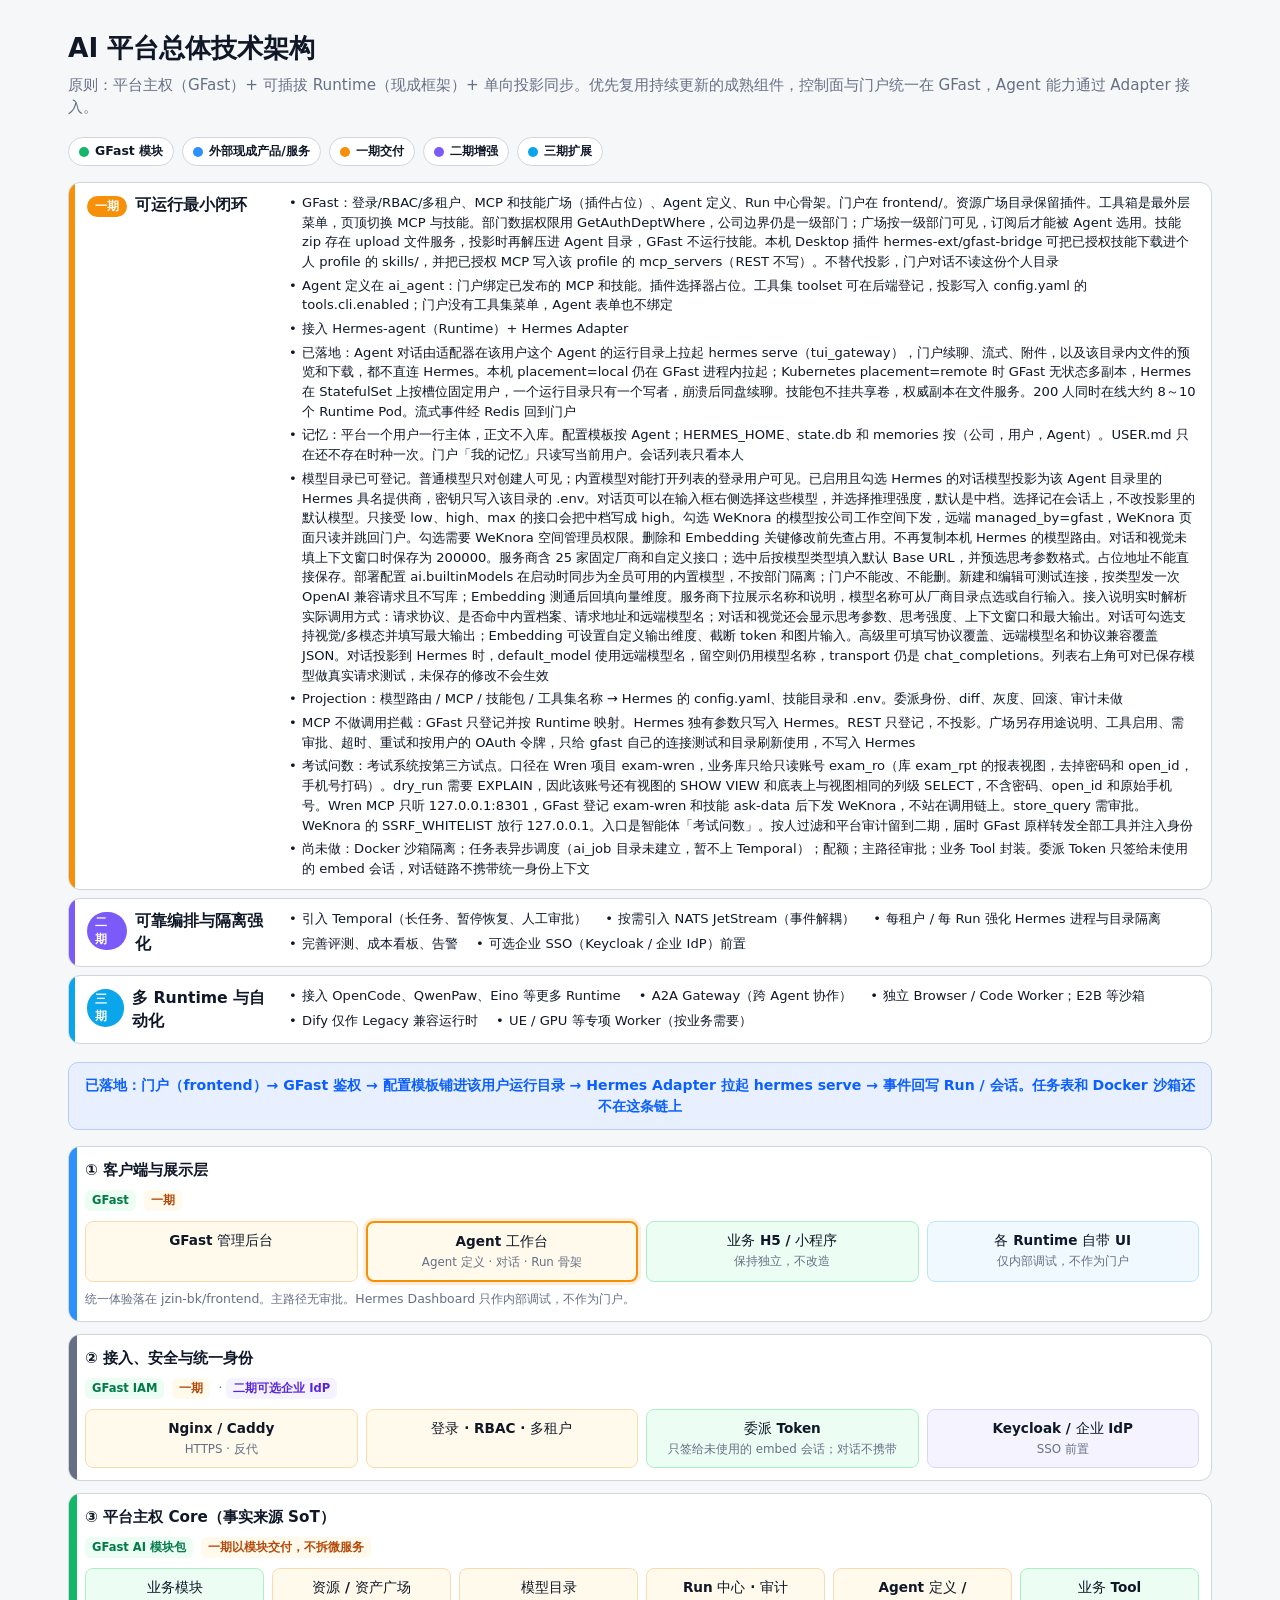
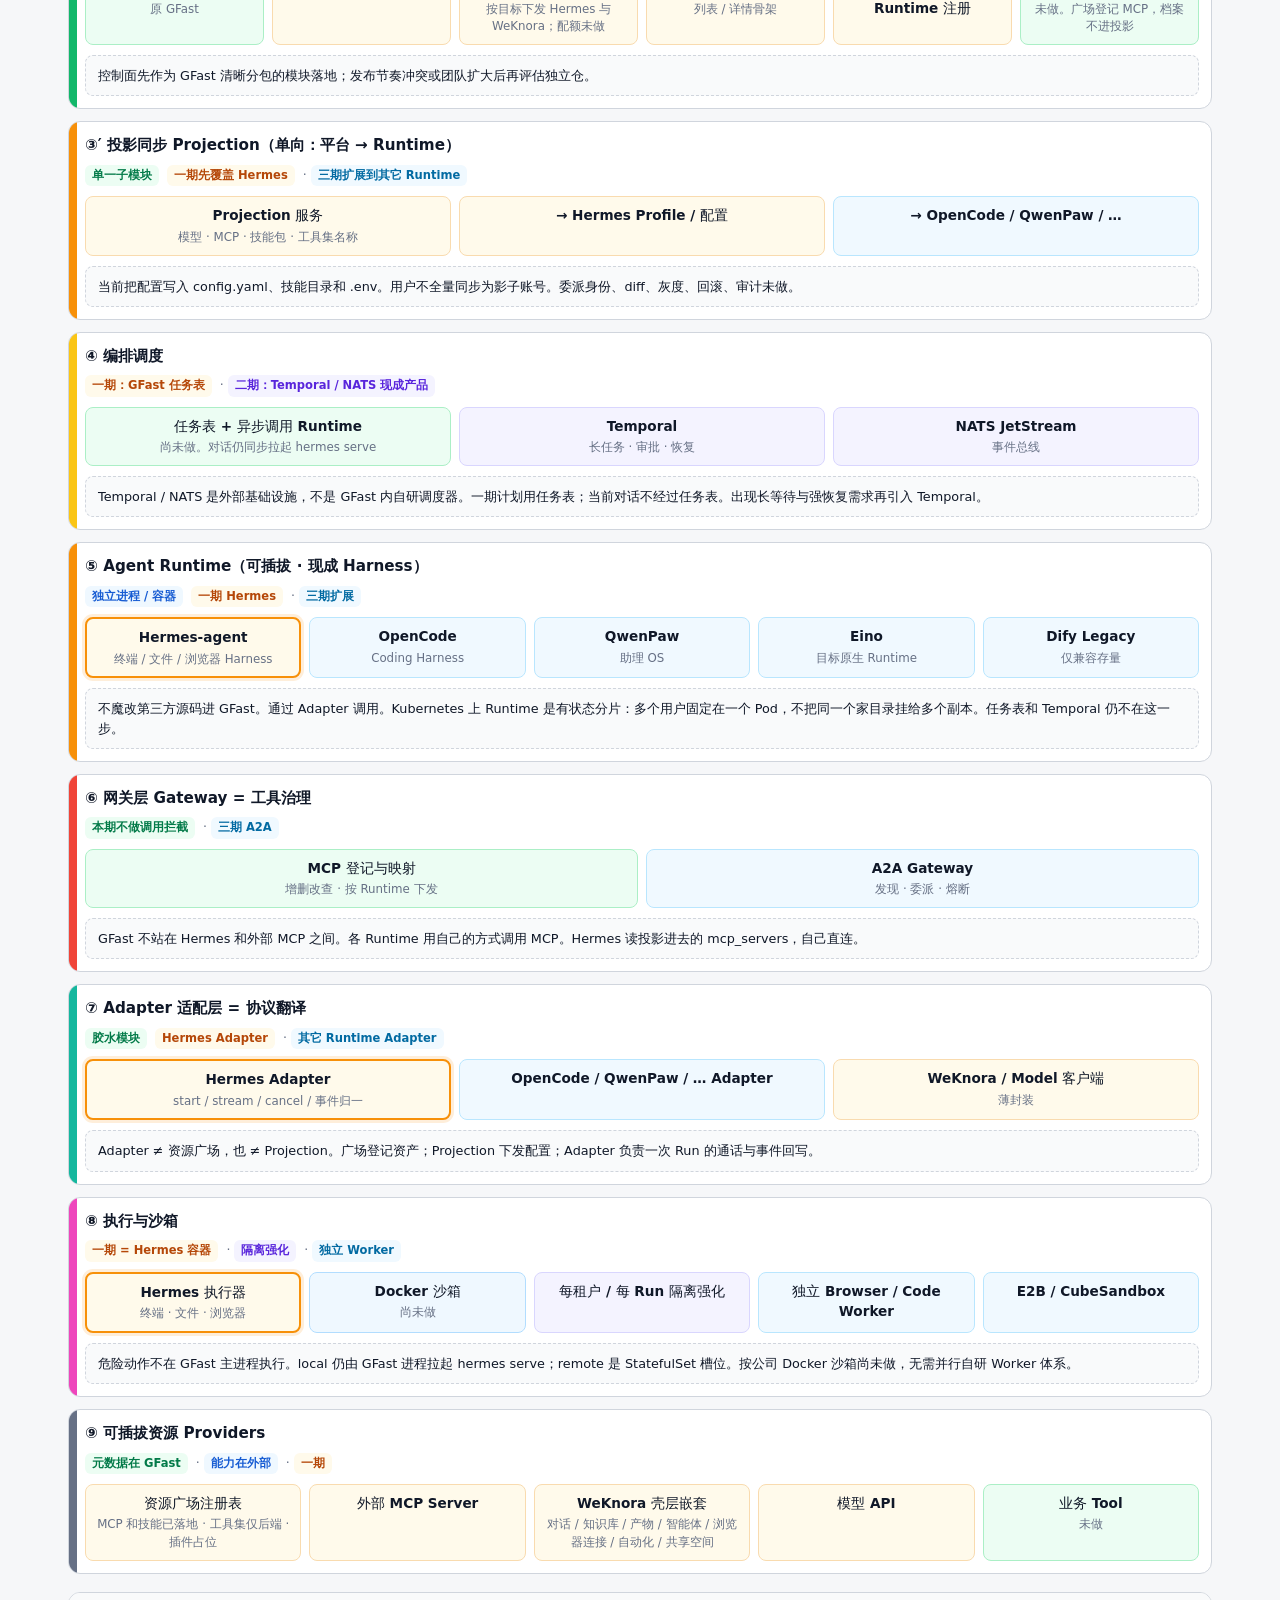
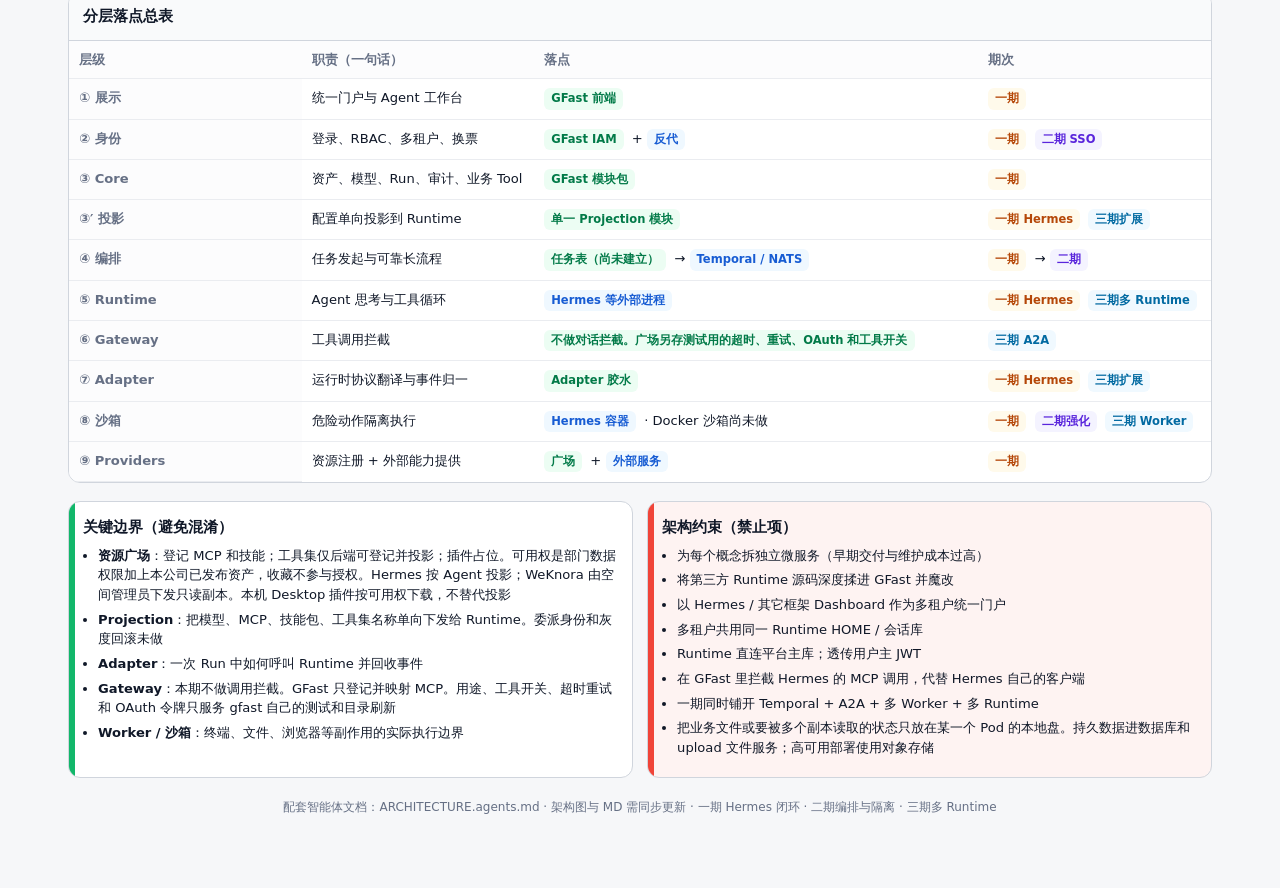
<file: index.html>
<!DOCTYPE html>
<html lang="zh-CN">
<head>
    <meta charset="UTF-8" />
    <meta name="viewport" content="width=device-width, initial-scale=1" />
    <title>AI 平台总体技术架构</title>
    <style>
        :root {
            --bg: #f6f7f9;
            --text: #101828;
            --muted: #667085;
            --border: #d0d5dd;
            --card: #fff;
            --gfast: #ecfdf3;
            --gfast-a: #12b76a;
            --ext: #eff8ff;
            --ext-a: #2e90fa;
            --p1: #fffaeb;
            --p1-a: #f79009;
            --p2: #f4f3ff;
            --p2-a: #7a5af8;
            --p3: #f0f9ff;
            --p3-a: #0ba5ec;
            --danger: #fef3f2;
            --danger-a: #f04438;
        }
        * { box-sizing: border-box; }
        body {
            margin: 0;
            font-family: "PingFang SC", "Noto Sans SC", "Microsoft YaHei", system-ui, sans-serif;
            background: var(--bg);
            color: var(--text);
            line-height: 1.5;
        }
        .page { max-width: 1180px; margin: 0 auto; padding: 28px 18px 72px; }
        h1 { margin: 0 0 6px; font-size: 1.65rem; }
        .sub { margin: 0 0 18px; color: var(--muted); font-size: .95rem; }

        .legend {
            display: flex; flex-wrap: wrap; gap: 8px; margin-bottom: 16px;
        }
        .chip {
            display: inline-flex; align-items: center; gap: 6px;
            border-radius: 999px; padding: 4px 10px; font-size: .78rem; font-weight: 600;
            border: 1px solid var(--border); background: #fff;
        }
        .dot { width: 10px; height: 10px; border-radius: 50%; }
        .dot.gfast { background: var(--gfast-a); }
        .dot.ext { background: var(--ext-a); }
        .dot.p1 { background: var(--p1-a); }
        .dot.p2 { background: var(--p2-a); }
        .dot.p3 { background: var(--p3-a); }

        .phases {
            display: grid;
            gap: 8px;
            margin-bottom: 18px;
        }
        .phase-card {
            display: grid;
            grid-template-columns: 190px minmax(0, 1fr);
            gap: 12px;
            background: #fff;
            border: 1px solid var(--border);
            border-radius: 12px;
            padding: 10px 14px 10px 18px;
            position: relative;
            overflow: hidden;
        }
        .phase-card::before {
            content: ""; position: absolute; left: 0; top: 0; bottom: 0; width: 6px;
            background: var(--accent);
        }
        .phase-card.p1 { --accent: var(--p1-a); }
        .phase-card.p2 { --accent: var(--p2-a); }
        .phase-card.p3 { --accent: var(--p3-a); }
        .phase-card h2 {
            margin: 0; font-size: .98rem;
            display: flex; align-items: baseline; gap: 8px;
        }
        .badge {
            font-size: .72rem; font-weight: 700; padding: 2px 8px;
            border-radius: 999px; color: #fff; background: var(--accent);
        }
        .phase-card ul {
            display: flex; flex-wrap: wrap; gap: 4px 18px;
            margin: 0; padding: 0; list-style: none; font-size: .82rem;
        }
        .phase-card li { position: relative; max-width: 100%; padding-left: 1em; }
        .phase-card li::before { content: "•"; position: absolute; left: 0; }
        @media (max-width: 640px) {
            .phase-card { grid-template-columns: minmax(0, 1fr); gap: 6px; }
        }

        .flow {
            text-align: center; font-weight: 650; color: #0b5fff;
            background: #e8f0ff; border: 1px solid #b7ccf7; border-radius: 10px;
            padding: 12px 14px; margin-bottom: 16px; font-size: .88rem;
        }

        .tag {
            display: inline-block; font-size: .72rem; font-weight: 700;
            padding: 2px 7px; border-radius: 6px; margin-right: 4px; white-space: nowrap;
        }
        .tag.gfast { background: var(--gfast); color: #027a48; }
        .tag.ext { background: var(--ext); color: #175cd3; }
        .tag.p1 { background: var(--p1); color: #b54708; }
        .tag.p2 { background: var(--p2); color: #5925dc; }
        .tag.p3 { background: var(--p3); color: #026aa2; }

        .layers { display: flex; flex-direction: column; gap: 12px; }
        .layer {
            position: relative; border: 1.5px solid var(--border); border-radius: 12px;
            padding: 12px 12px 12px 16px; background: #fff; overflow: hidden;
        }
        .layer::before {
            content: ""; position: absolute; left: 0; top: 0; bottom: 0; width: 8px;
            background: var(--accent, #98a2b3);
        }
        .layer h3 { margin: 0 0 8px; font-size: .95rem; }
        .meta { font-size: .78rem; color: var(--muted); margin: 0 0 10px; }
        .boxes { display: flex; flex-wrap: wrap; gap: 8px; }
        .box {
            background: #fff; border: 1px solid #c8cdd5; border-radius: 8px;
            padding: 8px 10px; min-width: 130px; flex: 1 1 130px; text-align: center;
            font-size: .85rem; font-weight: 550;
        }
        .box small { display: block; margin-top: 3px; color: var(--muted); font-weight: 400; font-size: .74rem; }
        .box.gfast { background: var(--gfast); border-color: #abefc6; }
        .box.ext { background: var(--ext); border-color: #b2ddff; }
        .box.p1 { background: var(--p1); border-color: #f9dbaf; }
        .box.p2 { background: var(--p2); border-color: #d9d6fe; }
        .box.p3 { background: var(--p3); border-color: #b9e6fe; }
        .box.highlight {
            border: 2.5px solid #f79009; background: #fffaeb;
            box-shadow: 0 0 0 3px rgba(247,144,9,.15);
        }
        .note { margin: 8px 0 0; font-size: .78rem; color: var(--muted); }
        .explain {
            margin-top: 10px; padding: 10px 12px; border-radius: 8px;
            background: #f9fafb; border: 1px dashed #d0d5dd; font-size: .8rem;
        }

        .l1 { --accent: #2e90fa; }
        .l2 { --accent: #667085; }
        .l3 { --accent: #12b76a; }
        .l3p { --accent: #f79009; }
        .l4 { --accent: #fac515; }
        .l5 { --accent: #f79009; }
        .l6 { --accent: #f04438; }
        .l7 { --accent: #15b79e; }
        .l8 { --accent: #ee46bc; }
        .l9 { --accent: #667085; }

        .bottom {
            display: grid; grid-template-columns: 1fr 1fr; gap: 14px; margin-top: 18px;
        }
        @media (max-width: 900px) { .bottom { grid-template-columns: 1fr; } }
        .panel {
            background: #fff; border: 1px solid var(--border); border-radius: 12px;
            padding: 14px; position: relative; overflow: hidden;
        }
        .panel::before {
            content: ""; position: absolute; left: 0; top: 0; bottom: 0; width: 6px;
            background: var(--accent, #98a2b3);
        }
        .panel h3 { margin: 0 0 8px; font-size: .92rem; }
        .panel ul { margin: 0; padding-left: 1.15em; font-size: .82rem; }
        .panel li { margin: 5px 0; }
        .panel.concepts { --accent: #12b76a; }
        .panel.forbid { --accent: var(--danger-a); background: var(--danger); }

        .matrix {
            margin-top: 18px;
            background: #fff;
            border: 1px solid var(--border);
            border-radius: 12px;
            overflow: hidden;
        }
        .matrix h3 {
            margin: 0; padding: 12px 14px; font-size: .95rem;
            border-bottom: 1px solid var(--border); background: #f9fafb;
        }
        .matrix table { width: 100%; border-collapse: collapse; font-size: .82rem; }
        .matrix th, .matrix td {
            border-bottom: 1px solid #eaecf0; padding: 9px 10px; text-align: left; vertical-align: top;
        }
        .matrix th { color: var(--muted); font-weight: 600; background: #fcfcfd; width: 16%; }
        .matrix tr:last-child td { border-bottom: none; }

        footer { margin-top: 20px; text-align: center; color: var(--muted); font-size: .75rem; }
    </style>
</head>
<body>
<div class="page">
    <h1>AI 平台总体技术架构</h1>
    <p class="sub">原则：平台主权（GFast）+ 可插拔 Runtime（现成框架）+ 单向投影同步。优先复用持续更新的成熟组件，控制面与门户统一在 GFast，Agent 能力通过 Adapter 接入。</p>

    <div class="legend">
        <span class="chip"><span class="dot gfast"></span>GFast 模块</span>
        <span class="chip"><span class="dot ext"></span>外部现成产品/服务</span>
        <span class="chip"><span class="dot p1"></span>一期交付</span>
        <span class="chip"><span class="dot p2"></span>二期增强</span>
        <span class="chip"><span class="dot p3"></span>三期扩展</span>
    </div>

    <div class="phases">
        <section class="phase-card p1">
            <h2><span class="badge">一期</span> 可运行最小闭环</h2>
            <ul>
                <li>GFast：登录/RBAC/多租户、MCP 和技能广场（插件占位）、Agent 定义、Run 中心骨架。门户在 frontend/。资源广场目录保留插件。工具箱是最外层菜单，页顶切换 MCP 与技能。部门数据权限用 GetAuthDeptWhere，公司边界仍是一级部门；广场按一级部门可见，订阅后才能被 Agent 选用。技能 zip 存在 upload 文件服务，投影时再解压进 Agent 目录，GFast 不运行技能。本机 Desktop 插件 hermes-ext/gfast-bridge 可把已授权技能下载进个人 profile 的 skills/，并把已授权 MCP 写入该 profile 的 mcp_servers（REST 不写）。不替代投影，门户对话不读这份个人目录</li>
                <li>Agent 定义在 ai_agent：门户绑定已发布的 MCP 和技能。插件选择器占位。工具集 toolset 可在后端登记，投影写入 config.yaml 的 tools.cli.enabled；门户没有工具集菜单，Agent 表单也不绑定</li>
                <li>接入 Hermes-agent（Runtime）+ Hermes Adapter</li>
                <li>已落地：Agent 对话由适配器在该用户这个 Agent 的运行目录上拉起 hermes serve（tui_gateway），门户续聊、流式、附件，以及该目录内文件的预览和下载，都不直连 Hermes。本机 placement=local 仍在 GFast 进程内拉起；Kubernetes placement=remote 时 GFast 无状态多副本，Hermes 在 StatefulSet 上按槽位固定用户，一个运行目录只有一个写者，崩溃后同盘续聊。技能包不挂共享卷，权威副本在文件服务。200 人同时在线大约 8～10 个 Runtime Pod。流式事件经 Redis 回到门户</li>
                <li>记忆：平台一个用户一行主体，正文不入库。配置模板按 Agent；HERMES_HOME、state.db 和 memories 按（公司，用户，Agent）。USER.md 只在还不存在时种一次。门户「我的记忆」只读写当前用户。会话列表只看本人</li>
                <li>模型目录已可登记。普通模型只对创建人可见；内置模型对能打开列表的登录用户可见。已启用且勾选 Hermes 的对话模型投影为该 Agent 目录里的 Hermes 具名提供商，密钥只写入该目录的 .env。对话页可以在输入框右侧选择这些模型，并选择推理强度，默认是中档。选择记在会话上，不改投影里的默认模型。只接受 low、high、max 的接口会把中档写成 high。勾选 WeKnora 的模型按公司工作空间下发，远端 managed_by=gfast，WeKnora 页面只读并跳回门户。勾选需要 WeKnora 空间管理员权限。删除和 Embedding 关键修改前先查占用。不再复制本机 Hermes 的模型路由。对话和视觉未填上下文窗口时保存为 200000。服务商含 25 家固定厂商和自定义接口；选中后按模型类型填入默认 Base URL，并预选思考参数格式。占位地址不能直接保存。部署配置 ai.builtinModels 在启动时同步为全员可用的内置模型，不按部门隔离；门户不能改、不能删。新建和编辑可测试连接，按类型发一次 OpenAI 兼容请求且不写库；Embedding 测通后回填向量维度。服务商下拉展示名称和说明，模型名称可从厂商目录点选或自行输入。接入说明实时解析实际调用方式：请求协议、是否命中内置档案、请求地址和远端模型名；对话和视觉还会显示思考参数、思考强度、上下文窗口和最大输出。对话可勾选支持视觉/多模态并填写最大输出；Embedding 可设置自定义输出维度、截断 token 和图片输入。高级里可填写协议覆盖、远端模型名和协议兼容覆盖 JSON。对话投影到 Hermes 时，default_model 使用远端模型名，留空则仍用模型名称，transport 仍是 chat_completions。列表右上角可对已保存模型做真实请求测试，未保存的修改不会生效</li>
                <li>Projection：模型路由 / MCP / 技能包 / 工具集名称 → Hermes 的 config.yaml、技能目录和 .env。委派身份、diff、灰度、回滚、审计未做</li>
                <li>MCP 不做调用拦截：GFast 只登记并按 Runtime 映射。Hermes 独有参数只写入 Hermes。REST 只登记，不投影。广场另存用途说明、工具启用、需审批、超时、重试和按用户的 OAuth 令牌，只给 gfast 自己的连接测试和目录刷新使用，不写入 Hermes</li>
                <li>考试问数：考试系统按第三方试点。口径在 Wren 项目 exam-wren，业务库只给只读账号 exam_ro（库 exam_rpt 的报表视图，去掉密码和 open_id，手机号打码）。dry_run 需要 EXPLAIN，因此该账号还有视图的 SHOW VIEW 和底表上与视图相同的列级 SELECT，不含密码、open_id 和原始手机号。Wren MCP 只听 127.0.0.1:8301，GFast 登记 exam-wren 和技能 ask-data 后下发 WeKnora，不站在调用链上。store_query 需审批。WeKnora 的 SSRF_WHITELIST 放行 127.0.0.1。入口是智能体「考试问数」。按人过滤和平台审计留到二期，届时 GFast 原样转发全部工具并注入身份</li>
                <li>尚未做：Docker 沙箱隔离；任务表异步调度（ai_job 目录未建立，暂不上 Temporal）；配额；主路径审批；业务 Tool 封装。委派 Token 只签给未使用的 embed 会话，对话链路不携带统一身份上下文</li>
            </ul>
        </section>
        <section class="phase-card p2">
            <h2><span class="badge">二期</span> 可靠编排与隔离强化</h2>
            <ul>
                <li>引入 Temporal（长任务、暂停恢复、人工审批）</li>
                <li>按需引入 NATS JetStream（事件解耦）</li>
                <li>每租户 / 每 Run 强化 Hermes 进程与目录隔离</li>
                <li>完善评测、成本看板、告警</li>
                <li>可选企业 SSO（Keycloak / 企业 IdP）前置</li>
            </ul>
        </section>
        <section class="phase-card p3">
            <h2><span class="badge">三期</span> 多 Runtime 与自动化</h2>
            <ul>
                <li>接入 OpenCode、QwenPaw、Eino 等更多 Runtime</li>
                <li>A2A Gateway（跨 Agent 协作）</li>
                <li>独立 Browser / Code Worker；E2B 等沙箱</li>
                <li>Dify 仅作 Legacy 兼容运行时</li>
                <li>UE / GPU 等专项 Worker（按业务需要）</li>
            </ul>
        </section>
    </div>

    <div class="flow">
        已落地：门户（frontend）→ GFast 鉴权 → 配置模板铺进该用户运行目录 → Hermes Adapter 拉起 hermes serve → 事件回写 Run / 会话。任务表和 Docker 沙箱还不在这条链上
    </div>

    <div class="layers">

        <section class="layer l1" id="layer-1">
            <h3>① 客户端与展示层</h3>
            <p class="meta"><span class="tag gfast">GFast</span> <span class="tag p1">一期</span></p>
            <div class="boxes">
                <div class="box gfast p1">GFast 管理后台</div>
                <div class="box gfast p1 highlight">Agent 工作台<small>Agent 定义 · 对话 · Run 骨架</small></div>
                <div class="box gfast">业务 H5 / 小程序<small>保持独立，不改造</small></div>
                <div class="box p3">各 Runtime 自带 UI<small>仅内部调试，不作为门户</small></div>
            </div>
            <p class="note">统一体验落在 jzin-bk/frontend。主路径无审批。Hermes Dashboard 只作内部调试，不作为门户。</p>
        </section>

        <section class="layer l2" id="layer-2">
            <h3>② 接入、安全与统一身份</h3>
            <p class="meta"><span class="tag gfast">GFast IAM</span> <span class="tag p1">一期</span> · <span class="tag p2">二期可选企业 IdP</span></p>
            <div class="boxes">
                <div class="box ext p1">Nginx / Caddy<small>HTTPS · 反代</small></div>
                <div class="box gfast p1">登录 · RBAC · 多租户</div>
                <div class="box gfast">委派 Token<small>只签给未使用的 embed 会话；对话不携带</small></div>
                <div class="box p2">Keycloak / 企业 IdP<small>SSO 前置</small></div>
            </div>
        </section>

        <section class="layer l3" id="layer-3">
            <h3>③ 平台主权 Core（事实来源 SoT）</h3>
            <p class="meta"><span class="tag gfast">GFast AI 模块包</span> <span class="tag p1">一期以模块交付，不拆微服务</span></p>
            <div class="boxes">
                <div class="box gfast">业务模块<small>原 GFast</small></div>
                <div class="box gfast p1">资源 / 资产广场</div>
                <div class="box gfast p1">模型目录<small>按目标下发 Hermes 与 WeKnora；配额未做</small></div>
                <div class="box gfast p1">Run 中心 · 审计<small>列表 / 详情骨架</small></div>
                <div class="box gfast p1">Agent 定义 / Runtime 注册</div>
                <div class="box gfast">业务 Tool<small>未做。广场登记 MCP，档案不进投影</small></div>
            </div>
            <div class="explain">控制面先作为 GFast 清晰分包的模块落地；发布节奏冲突或团队扩大后再评估独立仓。</div>
        </section>

        <section class="layer l3p" id="layer-3p">
            <h3>③′ 投影同步 Projection（单向：平台 → Runtime）</h3>
            <p class="meta"><span class="tag gfast">单一子模块</span> <span class="tag p1">一期先覆盖 Hermes</span> · <span class="tag p3">三期扩展到其它 Runtime</span></p>
            <div class="boxes">
                <div class="box gfast p1">Projection 服务<small>模型 · MCP · 技能包 · 工具集名称</small></div>
                <div class="box p1">→ Hermes Profile / 配置</div>
                <div class="box p3">→ OpenCode / QwenPaw / …</div>
            </div>
            <div class="explain">当前把配置写入 config.yaml、技能目录和 .env。用户不全量同步为影子账号。委派身份、diff、灰度、回滚、审计未做。</div>
        </section>

        <section class="layer l4" id="layer-4">
            <h3>④ 编排调度</h3>
            <p class="meta"><span class="tag p1">一期：GFast 任务表</span> · <span class="tag p2">二期：Temporal / NATS 现成产品</span></p>
            <div class="boxes">
                <div class="box gfast">任务表 + 异步调用 Runtime<small>尚未做。对话仍同步拉起 hermes serve</small></div>
                <div class="box ext p2">Temporal<small>长任务 · 审批 · 恢复</small></div>
                <div class="box ext p2">NATS JetStream<small>事件总线</small></div>
            </div>
            <div class="explain">Temporal / NATS 是外部基础设施，不是 GFast 内自研调度器。一期计划用任务表；当前对话不经过任务表。出现长等待与强恢复需求再引入 Temporal。</div>
        </section>

        <section class="layer l5" id="layer-5">
            <h3>⑤ Agent Runtime（可插拔 · 现成 Harness）</h3>
            <p class="meta"><span class="tag ext">独立进程 / 容器</span> <span class="tag p1">一期 Hermes</span> · <span class="tag p3">三期扩展</span></p>
            <div class="boxes">
                <div class="box p1 highlight">Hermes-agent<small>终端 / 文件 / 浏览器 Harness</small></div>
                <div class="box p3">OpenCode<small>Coding Harness</small></div>
                <div class="box p3">QwenPaw<small>助理 OS</small></div>
                <div class="box p3">Eino<small>目标原生 Runtime</small></div>
                <div class="box p3">Dify Legacy<small>仅兼容存量</small></div>
            </div>
            <div class="explain">不魔改第三方源码进 GFast。通过 Adapter 调用。Kubernetes 上 Runtime 是有状态分片：多个用户固定在一个 Pod，不把同一个家目录挂给多个副本。任务表和 Temporal 仍不在这一步。</div>
        </section>

        <section class="layer l6" id="layer-6">
            <h3>⑥ 网关层 Gateway = 工具治理</h3>
            <p class="meta"><span class="tag gfast">本期不做调用拦截</span> · <span class="tag p3">三期 A2A</span></p>
            <div class="boxes">
                <div class="box gfast">MCP 登记与映射<small>增删改查 · 按 Runtime 下发</small></div>
                <div class="box p3">A2A Gateway<small>发现 · 委派 · 熔断</small></div>
            </div>
            <div class="explain">GFast 不站在 Hermes 和外部 MCP 之间。各 Runtime 用自己的方式调用 MCP。Hermes 读投影进去的 mcp_servers，自己直连。</div>
        </section>

        <section class="layer l7" id="layer-7">
            <h3>⑦ Adapter 适配层 = 协议翻译</h3>
            <p class="meta"><span class="tag gfast">胶水模块</span> <span class="tag p1">Hermes Adapter</span> · <span class="tag p3">其它 Runtime Adapter</span></p>
            <div class="boxes">
                <div class="box gfast p1 highlight">Hermes Adapter<small>start / stream / cancel / 事件归一</small></div>
                <div class="box p3">OpenCode / QwenPaw / … Adapter</div>
                <div class="box gfast p1">WeKnora / Model 客户端<small>薄封装</small></div>
            </div>
            <div class="explain">Adapter ≠ 资源广场，也 ≠ Projection。广场登记资产；Projection 下发配置；Adapter 负责一次 Run 的通话与事件回写。</div>
        </section>

        <section class="layer l8" id="layer-8">
            <h3>⑧ 执行与沙箱</h3>
            <p class="meta"><span class="tag p1">一期 = Hermes 容器</span> · <span class="tag p2">隔离强化</span> · <span class="tag p3">独立 Worker</span></p>
            <div class="boxes">
                <div class="box p1 highlight">Hermes 执行器<small>终端 · 文件 · 浏览器</small></div>
                <div class="box ext">Docker 沙箱<small>尚未做</small></div>
                <div class="box p2">每租户 / 每 Run 隔离强化</div>
                <div class="box p3">独立 Browser / Code Worker</div>
                <div class="box p3">E2B / CubeSandbox</div>
            </div>
            <div class="explain">危险动作不在 GFast 主进程执行。local 仍由 GFast 进程拉起 hermes serve；remote 是 StatefulSet 槽位。按公司 Docker 沙箱尚未做，无需并行自研 Worker 体系。</div>
        </section>

        <section class="layer l9" id="layer-9">
            <h3>⑨ 可插拔资源 Providers</h3>
            <p class="meta"><span class="tag gfast">元数据在 GFast</span> · <span class="tag ext">能力在外部</span> · <span class="tag p1">一期</span></p>
            <div class="boxes">
                <div class="box gfast p1">资源广场注册表<small>MCP 和技能已落地 · 工具集仅后端 · 插件占位</small></div>
                <div class="box ext p1">外部 MCP Server</div>
                <div class="box ext p1">WeKnora 壳层嵌套<small>对话 / 知识库 / 产物 / 智能体 / 浏览器连接 / 自动化 / 共享空间</small></div>
                <div class="box ext p1">模型 API</div>
                <div class="box gfast">业务 Tool<small>未做</small></div>
            </div>
        </section>
    </div>

    <section class="matrix">
        <h3>分层落点总表</h3>
        <table>
            <thead>
            <tr>
                <th>层级</th>
                <th>职责（一句话）</th>
                <th>落点</th>
                <th>期次</th>
            </tr>
            </thead>
            <tbody>
            <tr>
                <th>① 展示</th>
                <td>统一门户与 Agent 工作台</td>
                <td><span class="tag gfast">GFast 前端</span></td>
                <td><span class="tag p1">一期</span></td>
            </tr>
            <tr>
                <th>② 身份</th>
                <td>登录、RBAC、多租户、换票</td>
                <td><span class="tag gfast">GFast IAM</span> + <span class="tag ext">反代</span></td>
                <td><span class="tag p1">一期</span> <span class="tag p2">二期 SSO</span></td>
            </tr>
            <tr>
                <th>③ Core</th>
                <td>资产、模型、Run、审计、业务 Tool</td>
                <td><span class="tag gfast">GFast 模块包</span></td>
                <td><span class="tag p1">一期</span></td>
            </tr>
            <tr>
                <th>③′ 投影</th>
                <td>配置单向投影到 Runtime</td>
                <td><span class="tag gfast">单一 Projection 模块</span></td>
                <td><span class="tag p1">一期 Hermes</span> <span class="tag p3">三期扩展</span></td>
            </tr>
            <tr>
                <th>④ 编排</th>
                <td>任务发起与可靠长流程</td>
                <td><span class="tag gfast">任务表（尚未建立）</span> → <span class="tag ext">Temporal / NATS</span></td>
                <td><span class="tag p1">一期</span> → <span class="tag p2">二期</span></td>
            </tr>
            <tr>
                <th>⑤ Runtime</th>
                <td>Agent 思考与工具循环</td>
                <td><span class="tag ext">Hermes 等外部进程</span></td>
                <td><span class="tag p1">一期 Hermes</span> <span class="tag p3">三期多 Runtime</span></td>
            </tr>
            <tr>
                <th>⑥ Gateway</th>
                <td>工具调用拦截</td>
                <td><span class="tag gfast">不做对话拦截。广场另存测试用的超时、重试、OAuth 和工具开关</span></td>
                <td><span class="tag p3">三期 A2A</span></td>
            </tr>
            <tr>
                <th>⑦ Adapter</th>
                <td>运行时协议翻译与事件归一</td>
                <td><span class="tag gfast">Adapter 胶水</span></td>
                <td><span class="tag p1">一期 Hermes</span> <span class="tag p3">三期扩展</span></td>
            </tr>
            <tr>
                <th>⑧ 沙箱</th>
                <td>危险动作隔离执行</td>
                <td><span class="tag ext">Hermes 容器</span> · Docker 沙箱尚未做</td>
                <td><span class="tag p1">一期</span> <span class="tag p2">二期强化</span> <span class="tag p3">三期 Worker</span></td>
            </tr>
            <tr>
                <th>⑨ Providers</th>
                <td>资源注册 + 外部能力提供</td>
                <td><span class="tag gfast">广场</span> + <span class="tag ext">外部服务</span></td>
                <td><span class="tag p1">一期</span></td>
            </tr>
            </tbody>
        </table>
    </section>

    <div class="bottom">
        <section class="panel concepts">
            <h3>关键边界（避免混淆）</h3>
            <ul>
                <li><strong>资源广场</strong>：登记 MCP 和技能；工具集仅后端可登记并投影；插件占位。可用权是部门数据权限加上本公司已发布资产，收藏不参与授权。Hermes 按 Agent 投影；WeKnora 由空间管理员下发只读副本。本机 Desktop 插件按可用权下载，不替代投影</li>
                <li><strong>Projection</strong>：把模型、MCP、技能包、工具集名称单向下发给 Runtime。委派身份和灰度回滚未做</li>
                <li><strong>Adapter</strong>：一次 Run 中如何呼叫 Runtime 并回收事件</li>
                <li><strong>Gateway</strong>：本期不做调用拦截。GFast 只登记并映射 MCP。用途、工具开关、超时重试和 OAuth 令牌只服务 gfast 自己的测试和目录刷新</li>
                <li><strong>Worker / 沙箱</strong>：终端、文件、浏览器等副作用的实际执行边界</li>
            </ul>
        </section>
        <section class="panel forbid">
            <h3>架构约束（禁止项）</h3>
            <ul>
                <li>为每个概念拆独立微服务（早期交付与维护成本过高）</li>
                <li>将第三方 Runtime 源码深度揉进 GFast 并魔改</li>
                <li>以 Hermes / 其它框架 Dashboard 作为多租户统一门户</li>
                <li>多租户共用同一 Runtime HOME / 会话库</li>
                <li>Runtime 直连平台主库；透传用户主 JWT</li>
                <li>在 GFast 里拦截 Hermes 的 MCP 调用，代替 Hermes 自己的客户端</li>
                <li>一期同时铺开 Temporal + A2A + 多 Worker + 多 Runtime</li>
                <li>把业务文件或要被多个副本读取的状态只放在某一个 Pod 的本地盘。持久数据进数据库和 upload 文件服务；高可用部署使用对象存储</li>
            </ul>
        </section>
    </div>

    <footer>配套智能体文档：ARCHITECTURE.agents.md · 架构图与 MD 需同步更新 · 一期 Hermes 闭环 · 二期编排与隔离 · 三期多 Runtime</footer>
</div>
</body>
</html>
</file>
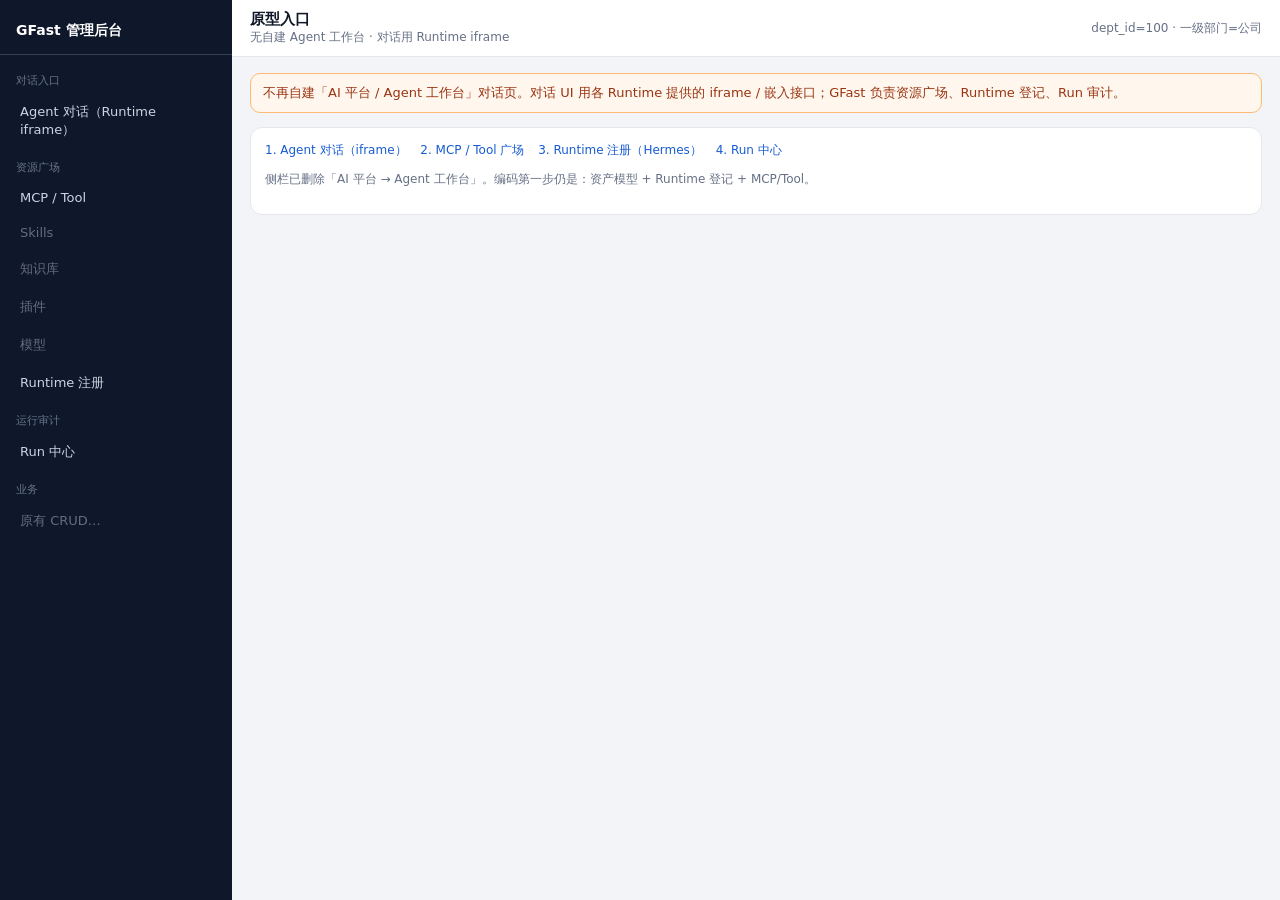
<file: prototype/index.html>
<!DOCTYPE html>
<html lang="zh-CN">
<head>
  <meta charset="UTF-8" />
  <meta name="viewport" content="width=device-width, initial-scale=1" />
  <title>AI 后台原型</title>
  <link rel="stylesheet" href="./styles.css" />
</head>
<body>
  <div class="app">

<aside class="side">
  <div class="logo">GFast 管理后台</div>
  <div class="g">对话入口</div>
  <a class="item" href="./chat-iframe.html" data-nav="chat">Agent 对话（Runtime iframe）</a>
  <div class="g">资源广场</div>
  <a class="item" href="./plaza-mcp.html" data-nav="mcp">MCP / Tool</a>
  <a class="item dim" href="#" title="后做">Skills</a>
  <a class="item dim" href="#" title="后做">知识库</a>
  <a class="item dim" href="#" title="后做">插件</a>
  <a class="item dim" href="#" title="后做">模型</a>
  <a class="item" href="./runtime.html" data-nav="runtime">Runtime 注册</a>
  <div class="g">运行审计</div>
  <a class="item" href="./run-center.html" data-nav="run">Run 中心</a>
  <div class="g">业务</div>
  <a class="item dim" href="#">原有 CRUD…</a>
</aside>

    <div class="main">
      <div class="top">
        <div>
          <div class="title">原型入口</div>
          <div class="meta">无自建 Agent 工作台 · 对话用 Runtime iframe</div>
        </div>
        <div class="meta">dept_id=100 · 一级部门=公司</div>
      </div>
      <div class="content">

        <div class="banner">不再自建「AI 平台 / Agent 工作台」对话页。对话 UI 用各 Runtime 提供的 iframe / 嵌入接口；GFast 负责资源广场、Runtime 登记、Run 审计。</div>
        <div class="card">
          <div class="navlinks">
            <a href="./chat-iframe.html">1. Agent 对话（iframe）</a>
            <a href="./plaza-mcp.html">2. MCP / Tool 广场</a>
            <a href="./runtime.html">3. Runtime 注册（Hermes）</a>
            <a href="./run-center.html">4. Run 中心</a>
          </div>
          <p class="muted" style="margin-top:12px">侧栏已删除「AI 平台 → Agent 工作台」。编码第一步仍是：资产模型 + Runtime 登记 + MCP/Tool。</p>
        </div>

      </div>
    </div>
  </div>
  <script>document.querySelectorAll('[data-nav=none]').forEach(e=>{e.classList.add('on');e.classList.remove('dim')})</script>
</body>
</html>
</file>
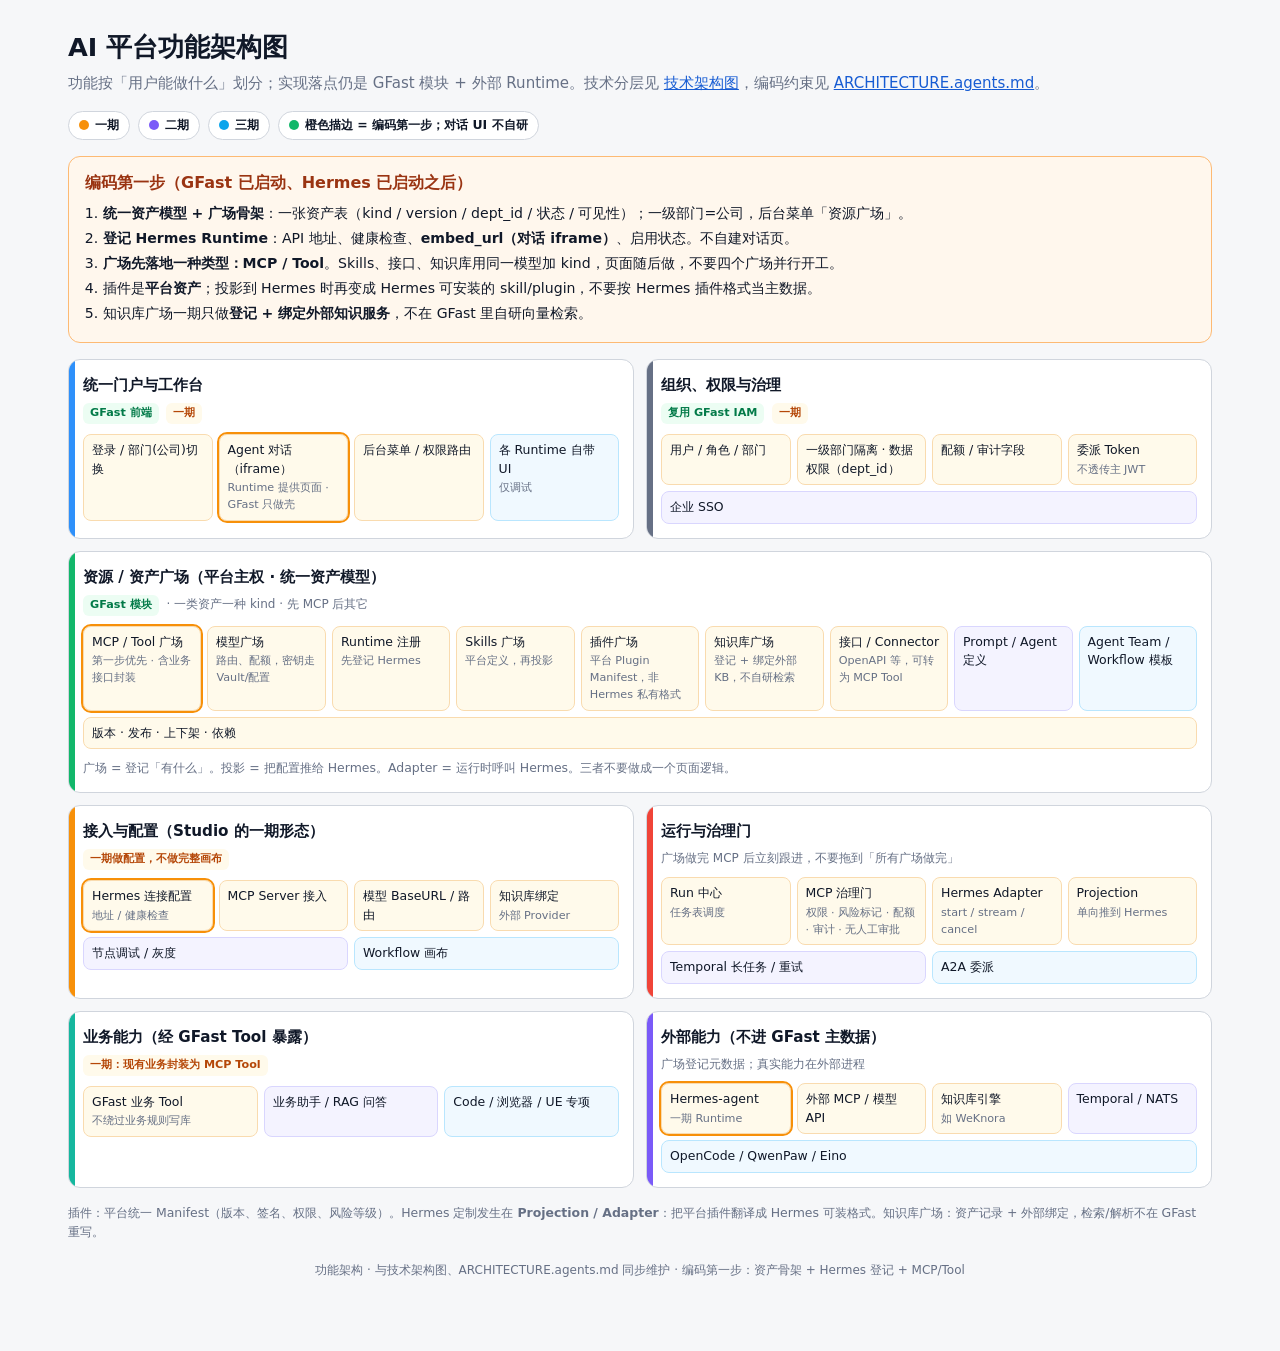
<file: functional.html>
<!DOCTYPE html>
<html lang="zh-CN">
<head>
  <meta charset="UTF-8" />
  <meta name="viewport" content="width=device-width, initial-scale=1" />
  <title>AI 平台功能架构图</title>
  <style>
    :root {
      --bg: #f6f7f9; --text: #101828; --muted: #667085; --border: #d0d5dd;
      --p1: #fffaeb; --p1-a: #f79009; --p2: #f4f3ff; --p2-a: #7a5af8;
      --p3: #f0f9ff; --p3-a: #0ba5ec; --g: #ecfdf3; --g-a: #12b76a;
    }
    * { box-sizing: border-box; }
    body { margin: 0; font-family: "PingFang SC","Noto Sans SC","Microsoft YaHei",system-ui,sans-serif; background: var(--bg); color: var(--text); line-height: 1.5; }
    .page { max-width: 1180px; margin: 0 auto; padding: 28px 18px 72px; }
    h1 { margin: 0 0 6px; font-size: 1.6rem; }
    .sub { margin: 0 0 16px; color: var(--muted); font-size: .94rem; }
    .legend { display: flex; flex-wrap: wrap; gap: 8px; margin-bottom: 16px; }
    .chip { display: inline-flex; align-items: center; gap: 6px; border-radius: 999px; padding: 4px 10px; font-size: .78rem; font-weight: 600; border: 1px solid var(--border); background: #fff; }
    .dot { width: 10px; height: 10px; border-radius: 50%; }
    .dot.p1 { background: var(--p1-a); } .dot.p2 { background: var(--p2-a); } .dot.p3 { background: var(--p3-a); } .dot.g { background: var(--g-a); }
    .first {
      background: #fff7ed; border: 1.5px solid #fdba74; border-radius: 12px; padding: 14px 16px; margin-bottom: 16px;
    }
    .first h2 { margin: 0 0 8px; font-size: 1rem; color: #9a3412; }
    .first ol { margin: 0; padding-left: 1.25em; font-size: .88rem; }
    .first li { margin: 4px 0; }
    .grid { display: grid; grid-template-columns: 1fr 1fr; gap: 12px; }
    @media (max-width: 900px) { .grid { grid-template-columns: 1fr; } }
    .wide { grid-column: 1 / -1; }
    .card {
      background: #fff; border: 1px solid var(--border); border-radius: 12px; padding: 14px;
      position: relative; overflow: hidden;
    }
    .card::before { content: ""; position: absolute; left: 0; top: 0; bottom: 0; width: 6px; background: var(--accent, #98a2b3); }
    .card h3 { margin: 0 0 6px; font-size: .95rem; }
    .meta { font-size: .75rem; color: var(--muted); margin: 0 0 10px; }
    .items { display: flex; flex-wrap: wrap; gap: 6px; }
    .item {
      border: 1px solid #e4e7ec; border-radius: 8px; padding: 6px 8px; font-size: .78rem; background: #f9fafb; min-width: 110px; flex: 1 1 110px;
    }
    .item small { display: block; color: var(--muted); font-size: .7rem; margin-top: 2px; }
    .item.p1 { background: var(--p1); border-color: #f9dbaf; }
    .item.p2 { background: var(--p2); border-color: #d9d6fe; }
    .item.p3 { background: var(--p3); border-color: #b9e6fe; }
    .item.now { outline: 2px solid #f79009; }
    .note { margin: 10px 0 0; font-size: .78rem; color: var(--muted); }
    .tag { display: inline-block; font-size: .7rem; font-weight: 700; padding: 2px 7px; border-radius: 6px; margin-right: 4px; }
    .tag.p1 { background: var(--p1); color: #b54708; }
    .tag.p2 { background: var(--p2); color: #5925dc; }
    .tag.p3 { background: var(--p3); color: #026aa2; }
    .tag.g { background: var(--g); color: #027a48; }
    .c-portal { --accent: #2e90fa; }
    .c-gov { --accent: #667085; }
    .c-plaza { --accent: #12b76a; }
    .c-studio { --accent: #f79009; }
    .c-run { --accent: #f04438; }
    .c-biz { --accent: #15b79e; }
    .c-int { --accent: #7a5af8; }
    footer { margin-top: 20px; text-align: center; color: var(--muted); font-size: .75rem; }
    a { color: #175cd3; }
  </style>
</head>
<body>
  <div class="page">
    <h1>AI 平台功能架构图</h1>
    <p class="sub">功能按「用户能做什么」划分；实现落点仍是 GFast 模块 + 外部 Runtime。技术分层见 <a href="./index.html">技术架构图</a>，编码约束见 <a href="./ARCHITECTURE.agents.md">ARCHITECTURE.agents.md</a>。</p>

    <div class="legend">
      <span class="chip"><span class="dot p1"></span>一期</span>
      <span class="chip"><span class="dot p2"></span>二期</span>
      <span class="chip"><span class="dot p3"></span>三期</span>
      <span class="chip"><span class="dot g"></span>橙色描边 = 编码第一步；对话 UI 不自研</span>
    </div>

    <section class="first">
      <h2>编码第一步（GFast 已启动、Hermes 已启动之后）</h2>
      <ol>
        <li><strong>统一资产模型 + 广场骨架</strong>：一张资产表（kind / version / dept_id / 状态 / 可见性）；一级部门=公司，后台菜单「资源广场」。</li>
        <li><strong>登记 Hermes Runtime</strong>：API 地址、健康检查、<strong>embed_url（对话 iframe）</strong>、启用状态。不自建对话页。</li>
        <li><strong>广场先落地一种类型：MCP / Tool</strong>。Skills、接口、知识库用同一模型加 kind，页面随后做，不要四个广场并行开工。</li>
        <li>插件是<strong>平台资产</strong>；投影到 Hermes 时再变成 Hermes 可安装的 skill/plugin，不要按 Hermes 插件格式当主数据。</li>
        <li>知识库广场一期只做<strong>登记 + 绑定外部知识服务</strong>，不在 GFast 里自研向量检索。</li>
      </ol>
    </section>

    <div class="grid">
      <section class="card c-portal">
        <h3>统一门户与工作台</h3>
        <p class="meta"><span class="tag g">GFast 前端</span> <span class="tag p1">一期</span></p>
        <div class="items">
          <div class="item p1">登录 / 部门(公司)切换</div>
          <div class="item p1 now">Agent 对话（iframe）<small>Runtime 提供页面 · GFast 只做壳</small></div>
          <div class="item p1">后台菜单 / 权限路由</div>
                    <div class="item p3">各 Runtime 自带 UI<small>仅调试</small></div>
        </div>
      </section>

      <section class="card c-gov">
        <h3>组织、权限与治理</h3>
        <p class="meta"><span class="tag g">复用 GFast IAM</span> <span class="tag p1">一期</span></p>
        <div class="items">
          <div class="item p1">用户 / 角色 / 部门</div>
          <div class="item p1">一级部门隔离 · 数据权限（dept_id）</div>
          <div class="item p1">配额 / 审计字段</div>
          <div class="item p1">委派 Token<small>不透传主 JWT</small></div>
          <div class="item p2">企业 SSO</div>
        </div>
      </section>

      <section class="card c-plaza wide">
        <h3>资源 / 资产广场（平台主权 · 统一资产模型）</h3>
        <p class="meta"><span class="tag g">GFast 模块</span> · 一类资产一种 kind · 先 MCP 后其它</p>
        <div class="items">
          <div class="item p1 now">MCP / Tool 广场<small>第一步优先 · 含业务接口封装</small></div>
          <div class="item p1">模型广场<small>路由、配额，密钥走 Vault/配置</small></div>
          <div class="item p1">Runtime 注册<small>先登记 Hermes</small></div>
          <div class="item p1">Skills 广场<small>平台定义，再投影</small></div>
          <div class="item p1">插件广场<small>平台 Plugin Manifest，非 Hermes 私有格式</small></div>
          <div class="item p1">知识库广场<small>登记 + 绑定外部 KB，不自研检索</small></div>
          <div class="item p1">接口 / Connector<small>OpenAPI 等，可转为 MCP Tool</small></div>
          <div class="item p2">Prompt / Agent 定义</div>
          <div class="item p3">Agent Team / Workflow 模板</div>
          <div class="item p1">版本 · 发布 · 上下架 · 依赖</div>
        </div>
        <p class="note">广场 = 登记「有什么」。投影 = 把配置推给 Hermes。Adapter = 运行时呼叫 Hermes。三者不要做成一个页面逻辑。</p>
      </section>

      <section class="card c-studio">
        <h3>接入与配置（Studio 的一期形态）</h3>
        <p class="meta"><span class="tag p1">一期做配置，不做完整画布</span></p>
        <div class="items">
          <div class="item p1 now">Hermes 连接配置<small>地址 / 健康检查</small></div>
          <div class="item p1">MCP Server 接入</div>
          <div class="item p1">模型 BaseURL / 路由</div>
          <div class="item p1">知识库绑定<small>外部 Provider</small></div>
          <div class="item p2">节点调试 / 灰度</div>
          <div class="item p3">Workflow 画布</div>
        </div>
      </section>

      <section class="card c-run">
        <h3>运行与治理门</h3>
        <p class="meta">广场做完 MCP 后立刻跟进，不要拖到「所有广场做完」</p>
        <div class="items">
          <div class="item p1">Run 中心<small>任务表调度</small></div>
          <div class="item p1">MCP 治理门<small>权限 · 风险标记 · 配额 · 审计 · 无人工审批</small></div>
          <div class="item p1">Hermes Adapter<small>start / stream / cancel</small></div>
          <div class="item p1">Projection<small>单向推到 Hermes</small></div>
          <div class="item p2">Temporal 长任务 / 重试</div>
          <div class="item p3">A2A 委派</div>
        </div>
      </section>

      <section class="card c-biz">
        <h3>业务能力（经 GFast Tool 暴露）</h3>
        <p class="meta"><span class="tag p1">一期：现有业务封装为 MCP Tool</span></p>
        <div class="items">
          <div class="item p1">GFast 业务 Tool<small>不绕过业务规则写库</small></div>
          <div class="item p2">业务助手 / RAG 问答</div>
          <div class="item p3">Code / 浏览器 / UE 专项</div>
        </div>
      </section>

      <section class="card c-int">
        <h3>外部能力（不进 GFast 主数据）</h3>
        <p class="meta">广场登记元数据；真实能力在外部进程</p>
        <div class="items">
          <div class="item p1 now">Hermes-agent<small>一期 Runtime</small></div>
          <div class="item p1">外部 MCP / 模型 API</div>
          <div class="item p1">知识库引擎<small>如 WeKnora</small></div>
          <div class="item p2">Temporal / NATS</div>
          <div class="item p3">OpenCode / QwenPaw / Eino</div>
        </div>
      </section>
    </div>

    <p class="note" style="margin-top:16px">插件：平台统一 Manifest（版本、签名、权限、风险等级）。Hermes 定制发生在 <strong>Projection / Adapter</strong>：把平台插件翻译成 Hermes 可装格式。知识库广场：资产记录 + 外部绑定，检索/解析不在 GFast 重写。</p>
    <footer>功能架构 · 与技术架构图、ARCHITECTURE.agents.md 同步维护 · 编码第一步：资产骨架 + Hermes 登记 + MCP/Tool</footer>
  </div>
</body>
</html>
</file>
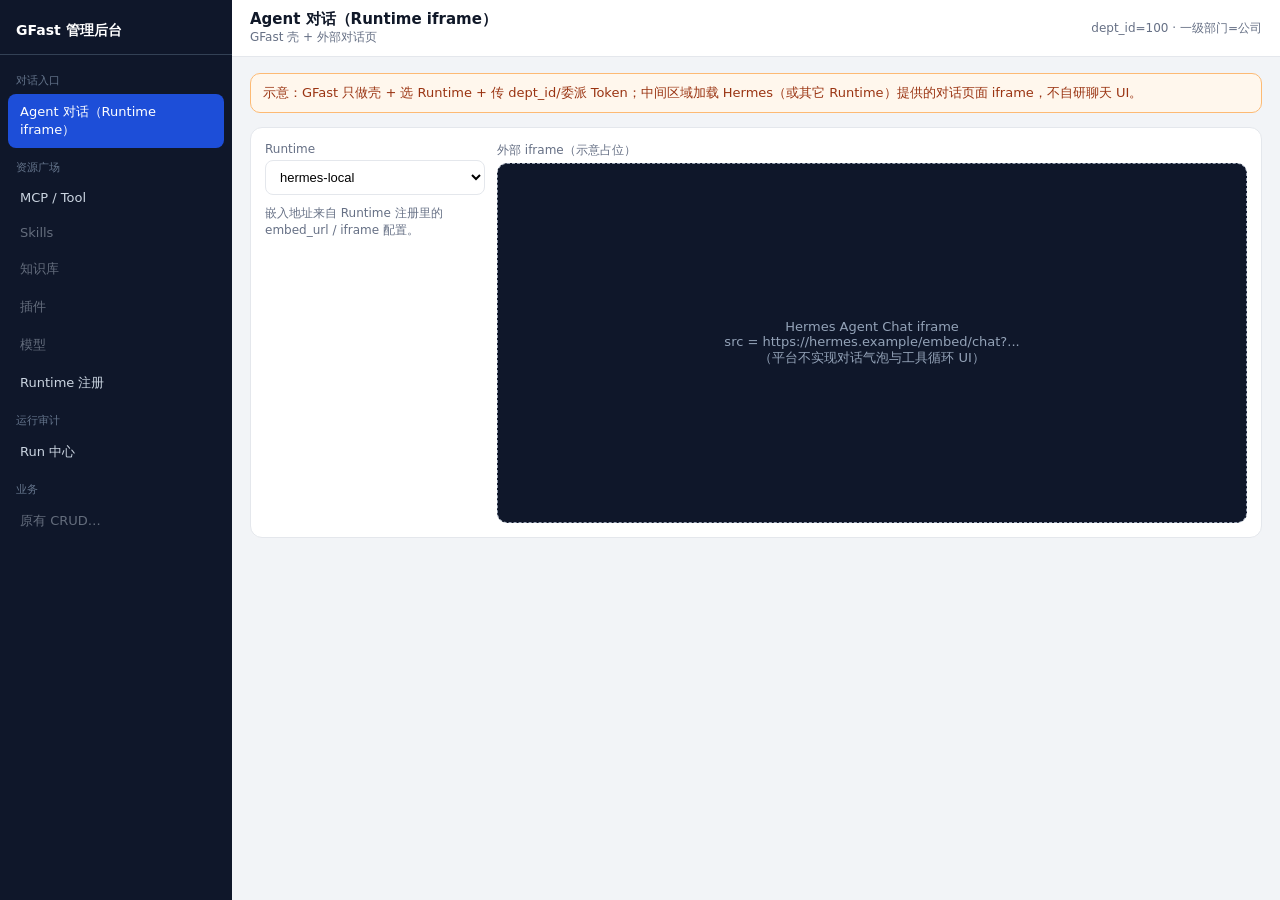
<file: prototype/chat-iframe.html>
<!DOCTYPE html>
<html lang="zh-CN">
<head>
  <meta charset="UTF-8" />
  <meta name="viewport" content="width=device-width, initial-scale=1" />
  <title>Agent 对话 iframe · 原型</title>
  <link rel="stylesheet" href="./styles.css" />
</head>
<body>
  <div class="app">

<aside class="side">
  <div class="logo">GFast 管理后台</div>
  <div class="g">对话入口</div>
  <a class="item" href="./chat-iframe.html" data-nav="chat">Agent 对话（Runtime iframe）</a>
  <div class="g">资源广场</div>
  <a class="item" href="./plaza-mcp.html" data-nav="mcp">MCP / Tool</a>
  <a class="item dim" href="#" title="后做">Skills</a>
  <a class="item dim" href="#" title="后做">知识库</a>
  <a class="item dim" href="#" title="后做">插件</a>
  <a class="item dim" href="#" title="后做">模型</a>
  <a class="item" href="./runtime.html" data-nav="runtime">Runtime 注册</a>
  <div class="g">运行审计</div>
  <a class="item" href="./run-center.html" data-nav="run">Run 中心</a>
  <div class="g">业务</div>
  <a class="item dim" href="#">原有 CRUD…</a>
</aside>

    <div class="main">
      <div class="top">
        <div>
          <div class="title">Agent 对话（Runtime iframe）</div>
          <div class="meta">GFast 壳 + 外部对话页</div>
        </div>
        <div class="meta">dept_id=100 · 一级部门=公司</div>
      </div>
      <div class="content">

        <div class="banner">示意：GFast 只做壳 + 选 Runtime + 传 dept_id/委派 Token；中间区域加载 Hermes（或其它 Runtime）提供的对话页面 iframe，不自研聊天 UI。</div>
        <div class="card row">
          <div class="col" style="flex:0 0 220px">
            <label>Runtime</label>
            <select>
              <option selected>hermes-local</option>
              <option disabled>opencode（三期）</option>
            </select>
            <p class="muted" style="margin-top:10px">嵌入地址来自 Runtime 注册里的 embed_url / iframe 配置。</p>
          </div>
          <div class="col">
            <label>外部 iframe（示意占位）</label>
            <div style="border:1px dashed #98a2b3;border-radius:10px;background:#0f172a;color:#94a3b8;min-height:360px;display:flex;align-items:center;justify-content:center;font-size:13px;text-align:center;padding:16px">
              Hermes Agent Chat iframe<br/>src = https://hermes.example/embed/chat?...<br/>（平台不实现对话气泡与工具循环 UI）
            </div>
          </div>
        </div>

      </div>
    </div>
  </div>
  <script>document.querySelectorAll('[data-nav=chat]').forEach(e=>{e.classList.add('on');e.classList.remove('dim')})</script>
</body>
</html>
</file>
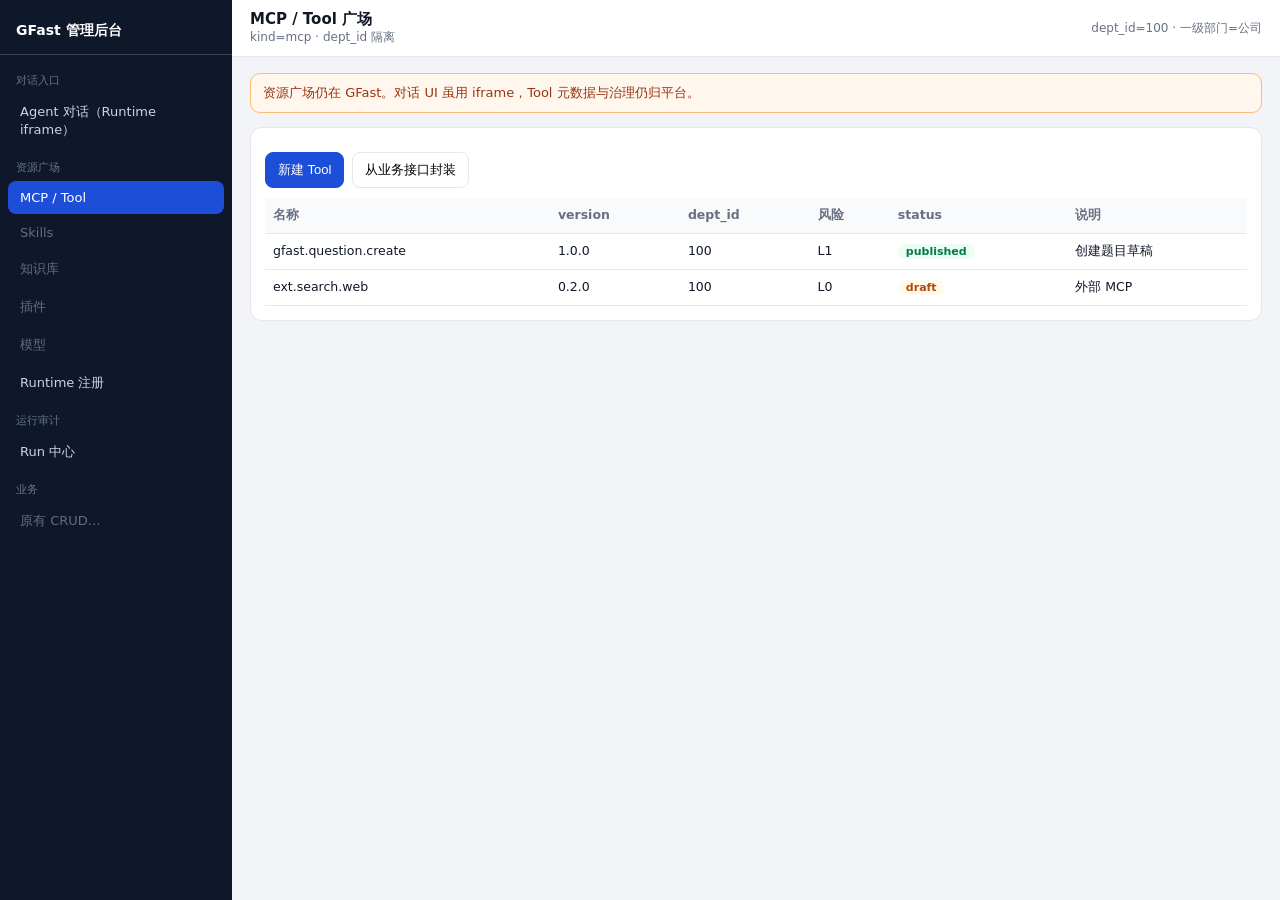
<file: prototype/plaza-mcp.html>
<!DOCTYPE html>
<html lang="zh-CN">
<head>
  <meta charset="UTF-8" />
  <meta name="viewport" content="width=device-width, initial-scale=1" />
  <title>MCP / Tool 广场 · 原型</title>
  <link rel="stylesheet" href="./styles.css" />
</head>
<body>
  <div class="app">

<aside class="side">
  <div class="logo">GFast 管理后台</div>
  <div class="g">对话入口</div>
  <a class="item" href="./chat-iframe.html" data-nav="chat">Agent 对话（Runtime iframe）</a>
  <div class="g">资源广场</div>
  <a class="item" href="./plaza-mcp.html" data-nav="mcp">MCP / Tool</a>
  <a class="item dim" href="#" title="后做">Skills</a>
  <a class="item dim" href="#" title="后做">知识库</a>
  <a class="item dim" href="#" title="后做">插件</a>
  <a class="item dim" href="#" title="后做">模型</a>
  <a class="item" href="./runtime.html" data-nav="runtime">Runtime 注册</a>
  <div class="g">运行审计</div>
  <a class="item" href="./run-center.html" data-nav="run">Run 中心</a>
  <div class="g">业务</div>
  <a class="item dim" href="#">原有 CRUD…</a>
</aside>

    <div class="main">
      <div class="top">
        <div>
          <div class="title">MCP / Tool 广场</div>
          <div class="meta">kind=mcp · dept_id 隔离</div>
        </div>
        <div class="meta">dept_id=100 · 一级部门=公司</div>
      </div>
      <div class="content">

        <div class="banner">资源广场仍在 GFast。对话 UI 虽用 iframe，Tool 元数据与治理仍归平台。</div>
        <div class="card">
          <div class="toolbar">
            <button class="btn primary">新建 Tool</button>
            <button class="btn">从业务接口封装</button>
          </div>
          <table>
            <thead>
              <tr><th>名称</th><th>version</th><th>dept_id</th><th>风险</th><th>status</th><th>说明</th></tr>
            </thead>
            <tbody>
              <tr><td>gfast.question.create</td><td>1.0.0</td><td>100</td><td>L1</td><td><span class="pill ok">published</span></td><td>创建题目草稿</td></tr>
              <tr><td>ext.search.web</td><td>0.2.0</td><td>100</td><td>L0</td><td><span class="pill wait">draft</span></td><td>外部 MCP</td></tr>
            </tbody>
          </table>
        </div>

      </div>
    </div>
  </div>
  <script>document.querySelectorAll('[data-nav=mcp]').forEach(e=>{e.classList.add('on');e.classList.remove('dim')})</script>
</body>
</html>
</file>
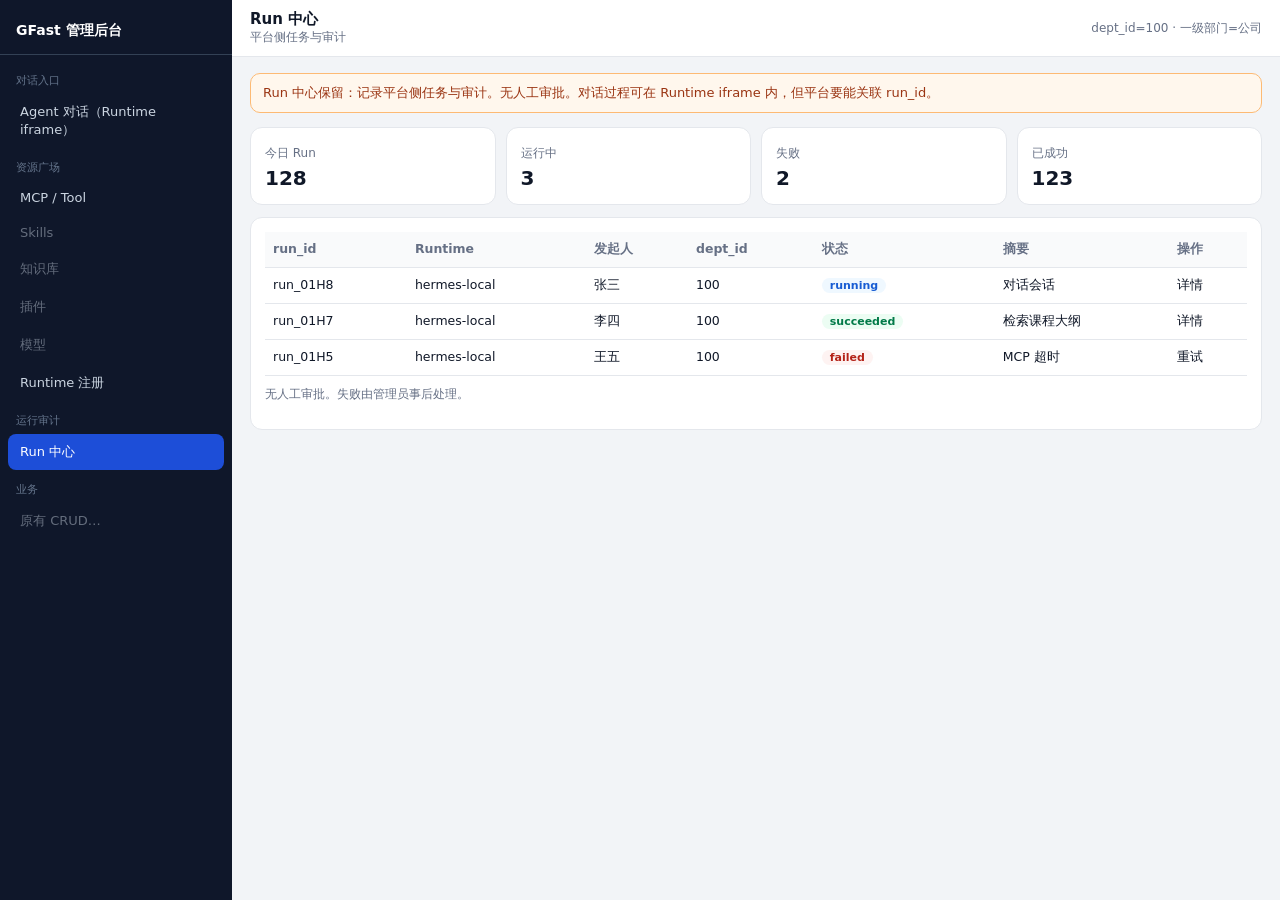
<file: prototype/run-center.html>
<!DOCTYPE html>
<html lang="zh-CN">
<head>
  <meta charset="UTF-8" />
  <meta name="viewport" content="width=device-width, initial-scale=1" />
  <title>Run 中心 · 原型</title>
  <link rel="stylesheet" href="./styles.css" />
</head>
<body>
  <div class="app">

<aside class="side">
  <div class="logo">GFast 管理后台</div>
  <div class="g">对话入口</div>
  <a class="item" href="./chat-iframe.html" data-nav="chat">Agent 对话（Runtime iframe）</a>
  <div class="g">资源广场</div>
  <a class="item" href="./plaza-mcp.html" data-nav="mcp">MCP / Tool</a>
  <a class="item dim" href="#" title="后做">Skills</a>
  <a class="item dim" href="#" title="后做">知识库</a>
  <a class="item dim" href="#" title="后做">插件</a>
  <a class="item dim" href="#" title="后做">模型</a>
  <a class="item" href="./runtime.html" data-nav="runtime">Runtime 注册</a>
  <div class="g">运行审计</div>
  <a class="item" href="./run-center.html" data-nav="run">Run 中心</a>
  <div class="g">业务</div>
  <a class="item dim" href="#">原有 CRUD…</a>
</aside>

    <div class="main">
      <div class="top">
        <div>
          <div class="title">Run 中心</div>
          <div class="meta">平台侧任务与审计</div>
        </div>
        <div class="meta">dept_id=100 · 一级部门=公司</div>
      </div>
      <div class="content">

        <div class="banner">Run 中心保留：记录平台侧任务与审计。无人工审批。对话过程可在 Runtime iframe 内，但平台要能关联 run_id。</div>
        <div class="kpi">
          <div class="card"><span class="muted">今日 Run</span><b>128</b></div>
          <div class="card"><span class="muted">运行中</span><b>3</b></div>
          <div class="card"><span class="muted">失败</span><b>2</b></div>
          <div class="card"><span class="muted">已成功</span><b>123</b></div>
        </div>
        <div class="card">
          <table>
            <thead>
              <tr><th>run_id</th><th>Runtime</th><th>发起人</th><th>dept_id</th><th>状态</th><th>摘要</th><th>操作</th></tr>
            </thead>
            <tbody>
              <tr><td>run_01H8</td><td>hermes-local</td><td>张三</td><td>100</td><td><span class="pill run">running</span></td><td>对话会话</td><td>详情</td></tr>
              <tr><td>run_01H7</td><td>hermes-local</td><td>李四</td><td>100</td><td><span class="pill ok">succeeded</span></td><td>检索课程大纲</td><td>详情</td></tr>
              <tr><td>run_01H5</td><td>hermes-local</td><td>王五</td><td>100</td><td><span class="pill fail">failed</span></td><td>MCP 超时</td><td>重试</td></tr>
            </tbody>
          </table>
          <p class="muted" style="margin-top:10px">无人工审批。失败由管理员事后处理。</p>
        </div>

      </div>
    </div>
  </div>
  <script>document.querySelectorAll('[data-nav=run]').forEach(e=>{e.classList.add('on');e.classList.remove('dim')})</script>
</body>
</html>
</file>
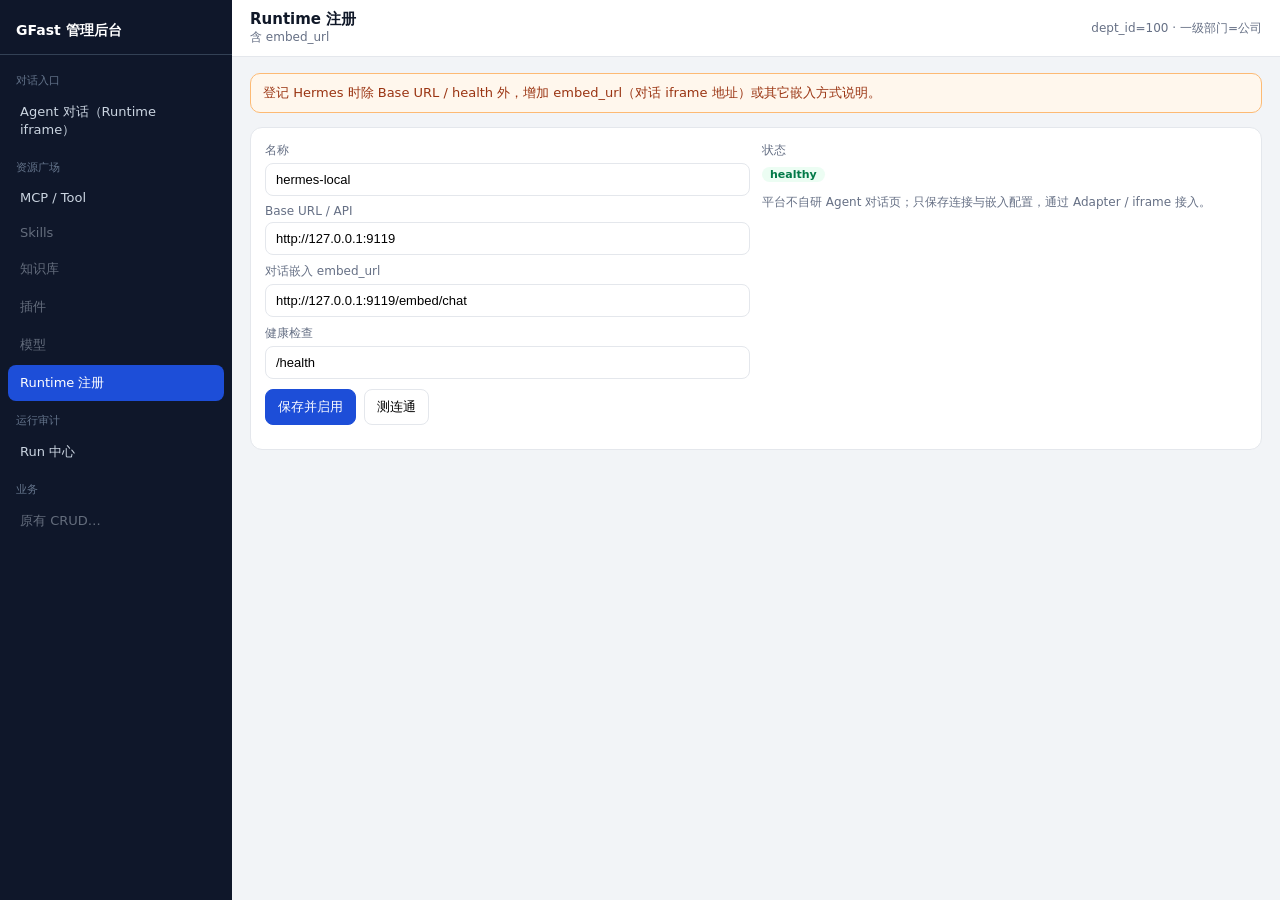
<file: prototype/runtime.html>
<!DOCTYPE html>
<html lang="zh-CN">
<head>
  <meta charset="UTF-8" />
  <meta name="viewport" content="width=device-width, initial-scale=1" />
  <title>Runtime 注册 · 原型</title>
  <link rel="stylesheet" href="./styles.css" />
</head>
<body>
  <div class="app">

<aside class="side">
  <div class="logo">GFast 管理后台</div>
  <div class="g">对话入口</div>
  <a class="item" href="./chat-iframe.html" data-nav="chat">Agent 对话（Runtime iframe）</a>
  <div class="g">资源广场</div>
  <a class="item" href="./plaza-mcp.html" data-nav="mcp">MCP / Tool</a>
  <a class="item dim" href="#" title="后做">Skills</a>
  <a class="item dim" href="#" title="后做">知识库</a>
  <a class="item dim" href="#" title="后做">插件</a>
  <a class="item dim" href="#" title="后做">模型</a>
  <a class="item" href="./runtime.html" data-nav="runtime">Runtime 注册</a>
  <div class="g">运行审计</div>
  <a class="item" href="./run-center.html" data-nav="run">Run 中心</a>
  <div class="g">业务</div>
  <a class="item dim" href="#">原有 CRUD…</a>
</aside>

    <div class="main">
      <div class="top">
        <div>
          <div class="title">Runtime 注册</div>
          <div class="meta">含 embed_url</div>
        </div>
        <div class="meta">dept_id=100 · 一级部门=公司</div>
      </div>
      <div class="content">

        <div class="banner">登记 Hermes 时除 Base URL / health 外，增加 embed_url（对话 iframe 地址）或其它嵌入方式说明。</div>
        <div class="card row">
          <div class="col">
            <label>名称</label>
            <input value="hermes-local" />
            <div style="height:8px"></div>
            <label>Base URL / API</label>
            <input value="http://127.0.0.1:9119" />
            <div style="height:8px"></div>
            <label>对话嵌入 embed_url</label>
            <input value="http://127.0.0.1:9119/embed/chat" />
            <div style="height:8px"></div>
            <label>健康检查</label>
            <input value="/health" />
            <div class="toolbar">
              <button class="btn primary">保存并启用</button>
              <button class="btn">测连通</button>
            </div>
          </div>
          <div class="col">
            <label>状态</label>
            <div><span class="pill ok">healthy</span></div>
            <p class="muted" style="margin-top:12px">平台不自研 Agent 对话页；只保存连接与嵌入配置，通过 Adapter / iframe 接入。</p>
          </div>
        </div>

      </div>
    </div>
  </div>
  <script>document.querySelectorAll('[data-nav=runtime]').forEach(e=>{e.classList.add('on');e.classList.remove('dim')})</script>
</body>
</html>
</file>
<file: prototype/styles.css>
:root {
  --bg: #f2f4f7; --panel: #fff; --text: #101828; --muted: #667085;
  --border: #e4e7ec; --side: #0f172a; --side2: #1e293b; --brand: #3b82f6;
  --ok: #12b76a; --warn: #f79009; --danger: #f04438;
}
* { box-sizing: border-box; }
body { margin: 0; font-family: "PingFang SC","Noto Sans SC","Microsoft YaHei",system-ui,sans-serif; background: var(--bg); color: var(--text); }
a { color: inherit; text-decoration: none; }
.app { display: grid; grid-template-columns: 232px 1fr; min-height: 100vh; }
.side { background: var(--side); color: #cbd5e1; padding: 12px 0; }
.side .logo { color: #fff; font-weight: 700; padding: 10px 16px 14px; border-bottom: 1px solid #334155; margin-bottom: 8px; font-size: 14px; }
.side .g { padding: 10px 16px 4px; font-size: 11px; color: #64748b; }
.side a.item { display: block; margin: 2px 8px; padding: 9px 12px; border-radius: 8px; font-size: 13px; color: #cbd5e1; }
.side a.item:hover { background: var(--side2); color: #fff; }
.side a.item.on { background: #1d4ed8; color: #fff; }
.side a.item.dim { opacity: .45; }
.main { display: flex; flex-direction: column; min-width: 0; }
.top { background: var(--panel); border-bottom: 1px solid var(--border); padding: 10px 18px; display: flex; justify-content: space-between; align-items: center; }
.top .title { font-weight: 650; font-size: 15px; }
.top .meta { font-size: 12px; color: var(--muted); }
.content { padding: 16px 18px 40px; }
.banner { background: #fff7ed; border: 1px solid #fdba74; color: #9a3412; border-radius: 10px; padding: 10px 12px; font-size: 13px; margin-bottom: 14px; }
.card { background: var(--panel); border: 1px solid var(--border); border-radius: 12px; padding: 14px; margin-bottom: 12px; }
.row { display: flex; gap: 12px; flex-wrap: wrap; }
.col { flex: 1 1 280px; }
label { display: block; font-size: 12px; color: var(--muted); margin-bottom: 4px; }
select, input, textarea {
  width: 100%; border: 1px solid var(--border); border-radius: 8px; padding: 8px 10px; font-size: 13px; background: #fff;
}
textarea { min-height: 110px; resize: vertical; }
.btn { border: 1px solid var(--border); background: #fff; border-radius: 8px; padding: 8px 12px; font-size: 13px; cursor: default; }
.btn.primary { background: #1d4ed8; border-color: #1d4ed8; color: #fff; }
.btn.ghost { background: transparent; }
.toolbar { display: flex; gap: 8px; flex-wrap: wrap; margin: 10px 0; }
table { width: 100%; border-collapse: collapse; font-size: 12.5px; }
th, td { border-bottom: 1px solid var(--border); padding: 9px 8px; text-align: left; vertical-align: top; }
th { color: var(--muted); font-weight: 600; background: #f9fafb; }
.pill { display: inline-block; padding: 1px 8px; border-radius: 999px; font-size: 11px; font-weight: 700; }
.ok { background: #ecfdf3; color: #027a48; }
.run { background: #eff8ff; color: #175cd3; }
.fail { background: #fef3f2; color: #b42318; }
.wait { background: #fffaeb; color: #b54708; }
.muted { color: var(--muted); font-size: 12px; }
.kpi { display: grid; grid-template-columns: repeat(4, 1fr); gap: 10px; margin-bottom: 12px; }
@media (max-width: 900px) { .app { grid-template-columns: 1fr; } .kpi { grid-template-columns: 1fr 1fr; } }
.kpi .card { margin: 0; }
.kpi b { display: block; font-size: 20px; margin-top: 4px; }
.stream {
  background: #0f172a; color: #e2e8f0; border-radius: 10px; padding: 12px; font-size: 12px;
  min-height: 180px; white-space: pre-wrap; line-height: 1.5;
}
.navlinks { font-size: 12px; color: var(--muted); }
.navlinks a { color: #175cd3; margin-right: 10px; }
</file>
